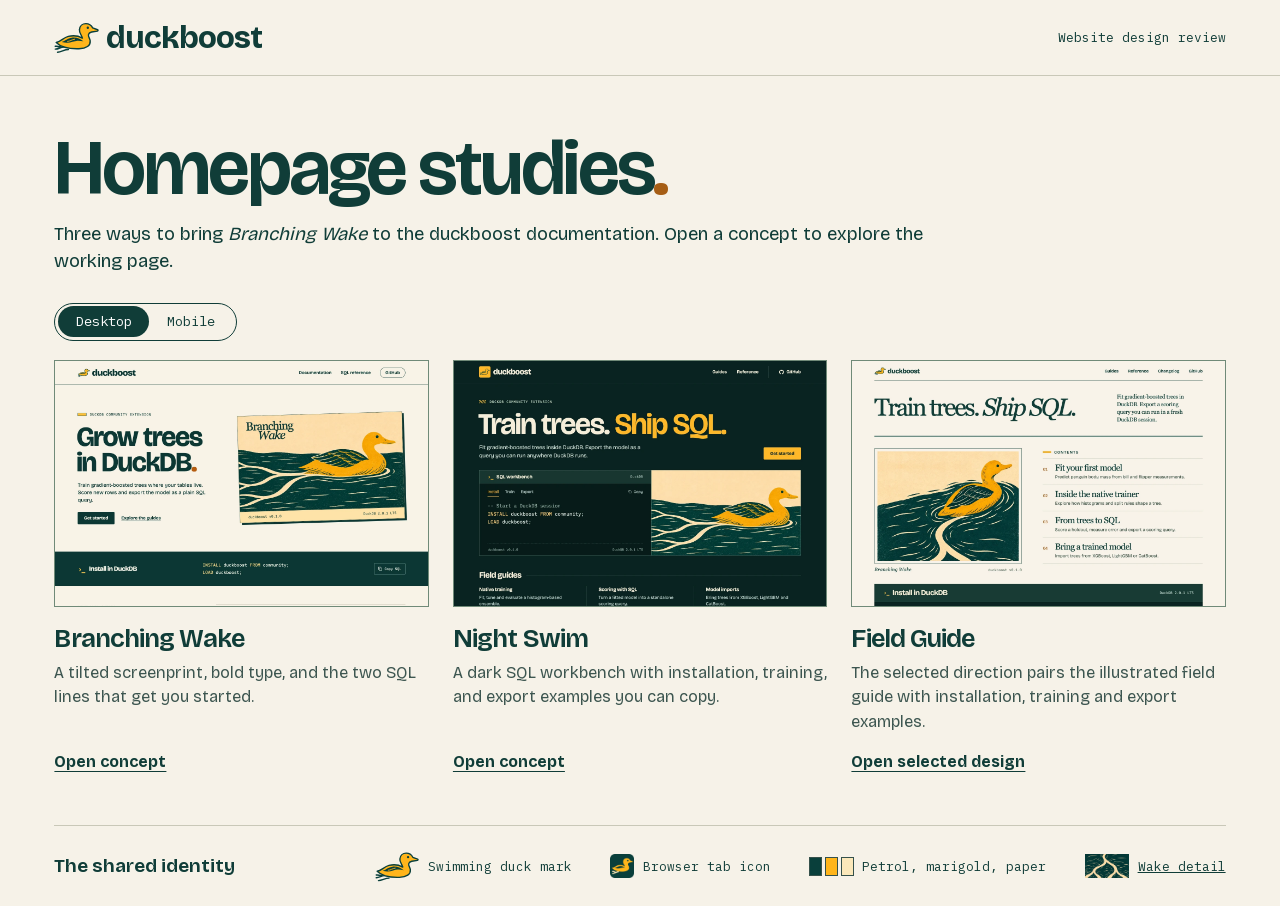
<file: design-previews/index.html>
<!doctype html>
<html lang="en">
<head>
  <meta charset="utf-8">
  <meta name="viewport" content="width=device-width, initial-scale=1">
  <meta name="theme-color" content="#f6f2e8">
  <title>duckboost · Homepage studies</title>
  <link rel="icon" href="assets/favicon.png" sizes="32x32">
  <link rel="icon" href="assets/favicon.svg" type="image/svg+xml">
  <link rel="apple-touch-icon" href="assets/apple-touch-icon.png">
  <link rel="stylesheet" href="assets/fonts.css">
  <link rel="stylesheet" href="review.css">
</head>
<body>
  <header class="review-head"><div class="wrap">
    <a class="wordmark" href="index.html"><img src="assets/duck-mark.svg" alt="" width="50" height="40">duckboost</a>
    <span>Website design review</span>
  </div></header>
  <main class="wrap">
    <div class="intro">
      <h1>Homepage studies<span>.</span></h1>
      <p>Three ways to bring <i>Branching Wake</i> to the duckboost documentation. Open a concept to explore the working page.</p>
    </div>
    <fieldset class="format">
      <legend class="sr-only">Preview size</legend>
      <label><input type="radio" name="size" value="desktop" checked><span>Desktop</span></label>
      <label><input type="radio" name="size" value="mobile"><span>Mobile</span></label>
    </fieldset>
    <section class="concepts" aria-label="Homepage concepts">
      <a class="concept" href="branching-wake/index.html">
        <div class="screen wake"><img class="desktop" src="previews/branching-wake-desktop.webp" width="1366" height="900" alt="Branching Wake homepage on desktop"><img class="mobile" src="previews/branching-wake-mobile.webp" width="390" height="844" alt="Branching Wake homepage on mobile"></div>
        <div class="explain"><h2>Branching Wake</h2><p>A tilted screenprint, bold type, and the two SQL lines that get you started.</p><span>Open concept</span></div>
      </a>
      <a class="concept" href="workbench/index.html">
        <div class="screen night"><img class="desktop" src="previews/workbench-desktop.webp" width="1366" height="900" alt="Night Swim homepage on desktop"><img class="mobile" src="previews/workbench-mobile.webp" width="390" height="844" alt="Night Swim homepage on mobile"></div>
        <div class="explain"><h2>Night Swim</h2><p>A dark SQL workbench with installation, training, and export examples you can copy.</p><span>Open concept</span></div>
      </a>
      <a class="concept" href="field-guide/index.html">
        <div class="screen field"><img class="desktop" src="previews/field-guide-desktop.webp" width="1366" height="900" alt="Field Guide homepage on desktop"><img class="mobile" src="previews/field-guide-mobile.webp" width="390" height="844" alt="Field Guide homepage on mobile"></div>
        <div class="explain"><h2>Field Guide</h2><p>The selected direction pairs the illustrated field guide with installation, training and export examples.</p><span>Open selected design</span></div>
      </a>
    </section>
    <section class="identity" aria-labelledby="identity">
      <h2 id="identity">The shared identity</h2>
      <div class="signature"><img src="assets/duck-mark.svg" alt="Swimming duck mark" width="44" height="35">Swimming duck mark</div>
      <div class="signature"><img src="assets/favicon.png" alt="" width="24" height="24">Browser tab icon</div>
      <div class="signature"><span class="chips" aria-hidden="true"><i></i><i></i><i></i></span>Petrol, marigold, paper</div>
      <a class="signature" href="assets/wake-detail.webp"><img class="wake-sample" src="assets/wake-detail.webp" alt="" width="44" height="24">Wake detail</a>
    </section>
  </main>
</body>
</html>
</file>
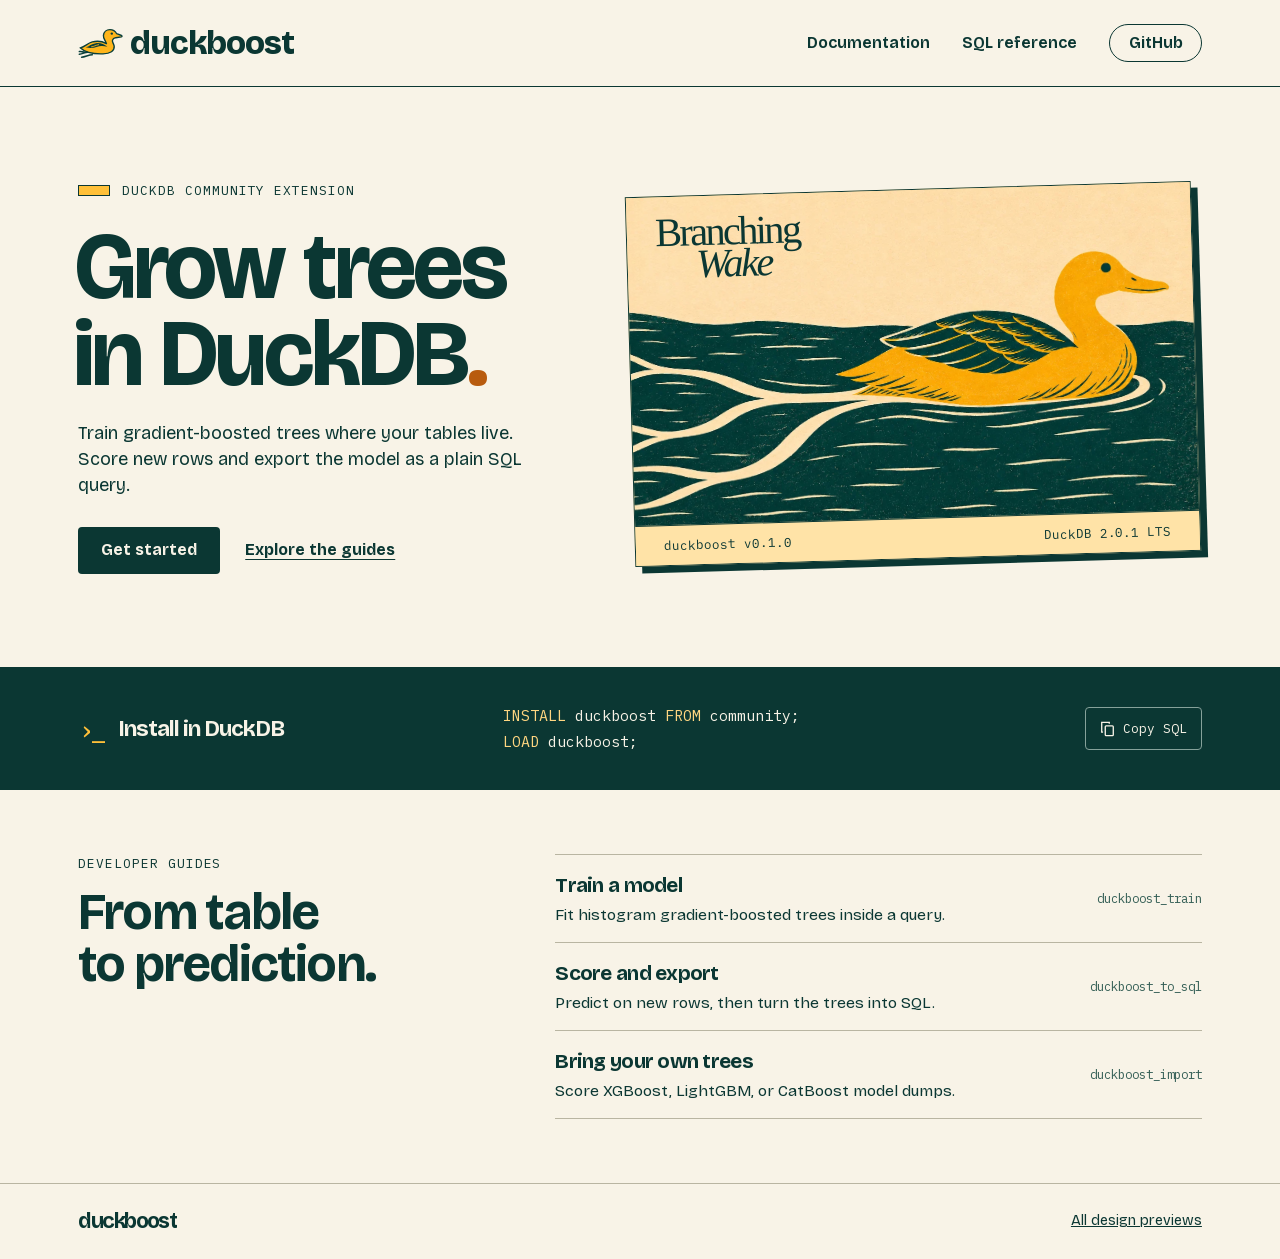
<file: design-previews/branching-wake/index.html>
<!doctype html>
<html lang="en">
<head>
  <meta charset="utf-8">
  <meta name="viewport" content="width=device-width, initial-scale=1">
  <title>duckboost · Gradient boosting in DuckDB</title>
  <meta name="description" content="Train gradient-boosted trees in DuckDB and export the model as plain SQL.">
  <link rel="icon" href="../assets/favicon.png" sizes="32x32">
  <link rel="icon" href="../assets/favicon.svg" type="image/svg+xml">
  <link rel="apple-touch-icon" href="../assets/apple-touch-icon.png">
  <link rel="stylesheet" href="../assets/fonts.css">
  <link rel="stylesheet" href="style.css">
  <script defer src="copy.js"></script>
</head>
<body>
  <a href="#main" class="skip">Skip to content</a>
  <header class="mast">
    <div class="measure nav-row">
      <a class="brand" href="./index.html" aria-label="duckboost home"><img src="../assets/duck-mark.svg" width="47" height="40" alt="">duckboost</a>
      <nav aria-label="Main navigation">
        <a href="https://javorraca.github.io/duckboost/getting-started.html"><span class="long">Documentation</span><span class="short">Docs</span></a>
        <a class="ref-nav" href="https://javorraca.github.io/duckboost/reference.html">SQL reference</a>
        <a class="source" href="https://github.com/JavOrraca/duckboost">GitHub</a>
      </nav>
    </div>
  </header>
  <main id="main">
    <section class="hero measure" aria-labelledby="hero-title">
      <div class="hero-copy">
        <div class="eyebrow"><span class="swatch" aria-hidden="true"></span>DuckDB community extension</div>
        <h1 id="hero-title">Grow trees<br>in DuckDB<span>.</span></h1>
        <p>Train gradient-boosted trees where your tables live. Score new rows and export the model as a plain SQL query.</p>
        <div class="actions">
          <a class="primary" href="https://javorraca.github.io/duckboost/getting-started.html">Get started</a>
          <a class="secondary" href="#guides">Explore the guides</a>
        </div>
      </div>
      <figure class="edition">
        <div class="image-wrap">
          <picture>
            <source media="(min-width: 861px) and (max-width: 1080px)" srcset="../assets/portrait-print.webp">
            <img src="../assets/duck-print.webp" alt="A marigold duck cuts through dark teal water, leaving a wake that forks like a decision tree." width="1536" height="797">
          </picture>
          <div class="print-lettering" aria-hidden="true">Branching<br><i>Wake</i></div>
        </div>
        <figcaption><span>duckboost v0.1.0</span><span>DuckDB 2.0.1 LTS</span></figcaption>
      </figure>
    </section>
    <section class="install" aria-labelledby="install-title">
      <div class="measure install-row">
        <div class="install-title"><span aria-hidden="true" class="prompt">›_</span><h2 id="install-title">Install in DuckDB</h2></div>
        <pre><code id="sql"><b>INSTALL</b> duckboost <b>FROM</b> community;
<b>LOAD</b> duckboost;</code></pre>
        <button id="copy" type="button"><svg width="15" height="16" viewBox="0 0 16 18" aria-hidden="true" fill="none" stroke="currentColor" stroke-width="1.5"><rect x="5.5" y="5.5" width="9" height="11" rx="1"></rect><path d="M10 3V1.5H1.5v11H3"></path></svg><span aria-live="polite">Copy SQL</span></button>
      </div>
    </section>
    <section class="guides measure" id="guides" aria-labelledby="guides-title">
      <div class="guide-intro"><p class="eyebrow">Developer guides</p><h2 id="guides-title">From table<br>to prediction.</h2></div>
      <div class="guide-list">
        <a href="https://javorraca.github.io/duckboost/vignettes/native-trainer.html"><span><strong>Train a model</strong><small>Fit histogram gradient-boosted trees inside a query.</small></span><code>duckboost_train</code></a>
        <a href="https://javorraca.github.io/duckboost/vignettes/train-predict-export.html"><span><strong>Score and export</strong><small>Predict on new rows, then turn the trees into SQL.</small></span><code>duckboost_to_sql</code></a>
        <a href="https://javorraca.github.io/duckboost/vignettes/import-dumps.html"><span><strong>Bring your own trees</strong><small>Score XGBoost, LightGBM, or CatBoost model dumps.</small></span><code>duckboost_import</code></a>
      </div>
    </section>
  </main>
  <footer><div class="measure"><b>duckboost</b><a href="../index.html">All design previews</a></div></footer>
</body>
</html>
</file>
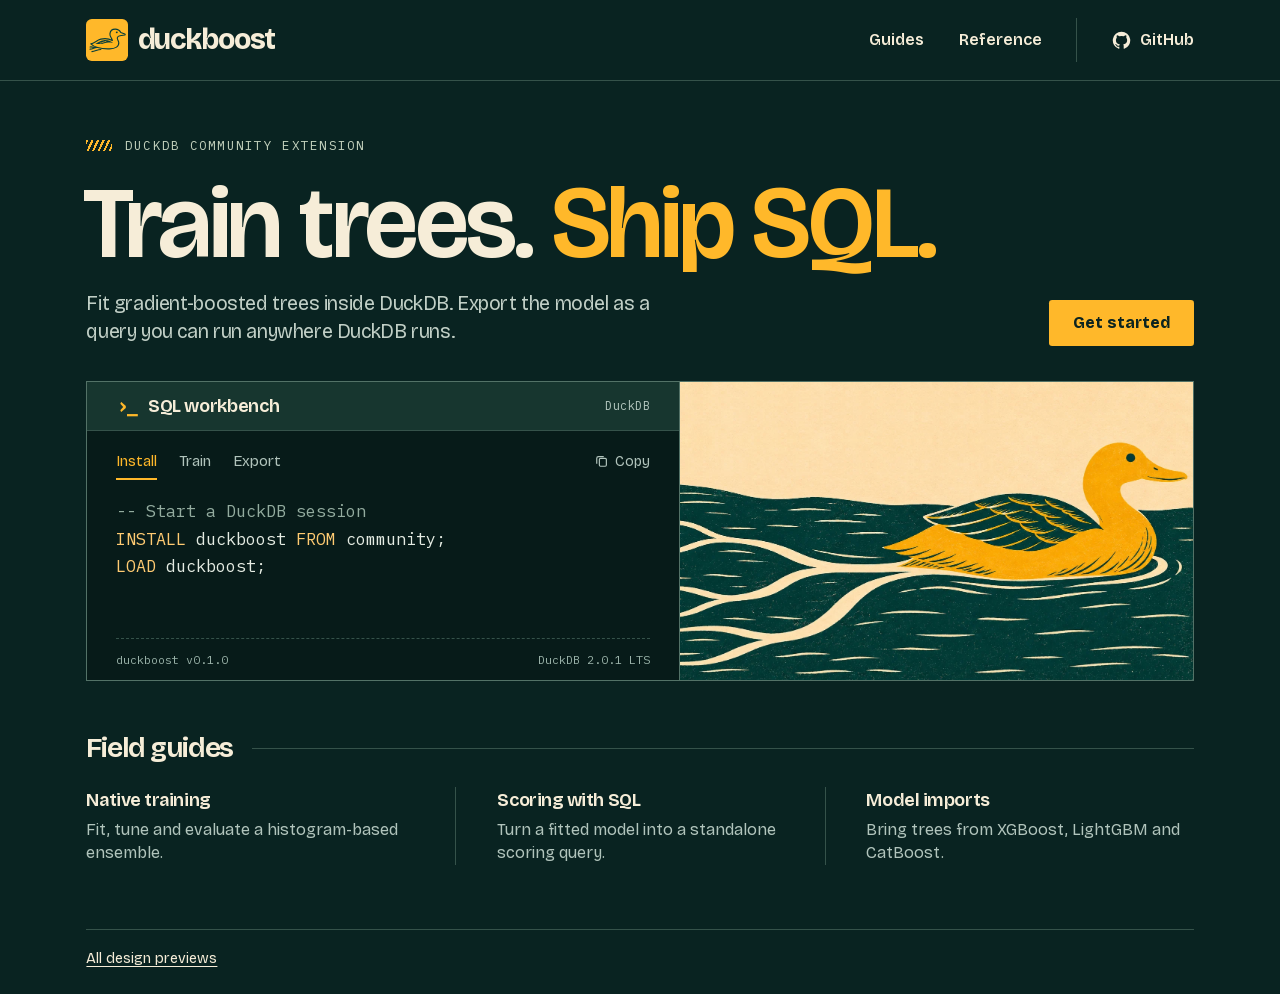
<file: design-previews/workbench/index.html>
<!doctype html>
<html lang="en">
<head>
  <meta charset="utf-8">
  <meta name="viewport" content="width=device-width, initial-scale=1">
  <meta name="theme-color" content="#092321">
  <meta name="description" content="Train gradient-boosted trees in DuckDB and export the model as ordinary SQL.">
  <title>duckboost · Night Swim</title>
  <link rel="icon" href="../assets/favicon.png" sizes="32x32">
  <link rel="icon" type="image/svg+xml" href="../assets/favicon.svg">
  <link rel="apple-touch-icon" href="../assets/apple-touch-icon.png">
  <link rel="stylesheet" href="../assets/fonts.css">
  <link rel="stylesheet" href="style.css">
  <script src="workbench.js" defer></script>
</head>
<body>
  <a class="skip" href="#content">Skip to content</a>
  <header class="masthead">
    <div class="container header-inner">
      <a href="./index.html" class="brand" aria-label="duckboost home">
        <span class="brand-mark"><img src="../assets/duck-mark.svg" width="40" height="40" alt=""></span>
        <span>duckboost</span>
      </a>
      <nav aria-label="Main navigation">
        <a href="#guides">Guides</a>
        <a href="https://javorraca.github.io/duckboost/reference.html">Reference</a>
        <a class="source-link" href="https://github.com/JavOrraca/duckboost">
          <svg width="19" height="19" viewBox="0 0 24 24" fill="currentColor" aria-hidden="true"><path d="M12 .9A11.1 11.1 0 0 0 8.5 22.5c.56.1.76-.24.76-.53v-2.08c-3.09.67-3.74-1.31-3.74-1.31-.51-1.29-1.24-1.63-1.24-1.63-1.01-.69.08-.68.08-.68 1.12.08 1.71 1.15 1.71 1.15.99 1.7 2.6 1.21 3.24.93.1-.72.39-1.21.71-1.49-2.47-.28-5.07-1.24-5.07-5.5 0-1.21.43-2.2 1.14-2.98-.11-.28-.49-1.41.11-2.94 0 0 .93-.3 3.05 1.14a10.56 10.56 0 0 1 5.56 0c2.12-1.44 3.05-1.14 3.05-1.14.6 1.53.22 2.66.11 2.94a4.28 4.28 0 0 1 1.14 2.98c0 4.27-2.6 5.21-5.08 5.49.4.35.75 1.02.75 2.06v3.06c0 .29.2.64.76.53A11.1 11.1 0 0 0 12 .9Z"/></svg>
          <span>GitHub</span>
        </a>
      </nav>
    </div>
  </header>
  <main id="content" class="container">
    <section class="intro" aria-labelledby="page-title">
      <div class="edition"><span class="signal" aria-hidden="true"></span>DuckDB community extension</div>
      <h1 id="page-title">Train trees. <em>Ship SQL.</em></h1>
      <div class="intro-foot">
        <p>Fit gradient-boosted trees inside DuckDB. Export the model as a query you can run anywhere DuckDB runs.</p>
        <a class="primary-link" href="https://javorraca.github.io/duckboost/getting-started.html">Get started</a>
      </div>
    </section>
    <section class="bench" aria-labelledby="bench-title">
      <div class="editor">
        <header class="editor-head">
          <h2 id="bench-title"><span class="terminal-glyph" aria-hidden="true">›_</span> SQL workbench</h2>
          <span class="file-type">DuckDB</span>
        </header>
        <div class="samples" aria-label="SQL examples">
          <div class="switcher" hidden>
            <div role="tablist" aria-label="Example">
              <button type="button" role="tab" aria-selected="true" id="tab-install" aria-controls="install">Install</button>
              <button type="button" role="tab" aria-selected="false" id="tab-train" aria-controls="train" tabindex="-1">Train</button>
              <button type="button" role="tab" aria-selected="false" id="tab-export" aria-controls="export" tabindex="-1">Export</button>
            </div>
            <button type="button" class="copy">
              <svg width="14" height="14" viewBox="0 0 16 16" fill="none" stroke="currentColor" stroke-width="1.35" aria-hidden="true"><rect x="5" y="5" width="8" height="9" rx="1.3"/><path d="M10 3H4a2 2 0 0 0-2 2v6"/></svg>
              <span aria-live="polite">Copy</span>
            </button>
          </div>
          <div id="install" class="sample">
            <h3>Install</h3>
            <pre><code><span class="comment">-- Start a DuckDB session</span>
<span class="keyword">INSTALL</span> duckboost <span class="keyword">FROM</span> community;
<span class="keyword">LOAD</span> duckboost;</code></pre>
          </div>
          <div id="train" class="sample">
            <h3>Train</h3>
            <pre><code><span class="keyword">CREATE TABLE</span> fit <span class="keyword">AS</span>
<span class="keyword">SELECT</span> <span class="fn">duckboost_train</span>(y, [x]) <span class="keyword">AS</span> model
<span class="keyword">FROM</span> (<span class="keyword">SELECT</span> i::DOUBLE <span class="keyword">AS</span> x,
             (i * i)::DOUBLE <span class="keyword">AS</span> y
      <span class="keyword">FROM</span> <span class="fn">range</span>(100) t(i)) data;</code></pre>
          </div>
          <div id="export" class="sample">
            <h3>Export</h3>
            <pre><code><span class="keyword">CREATE TABLE</span> scoring_rows <span class="keyword">AS</span>
<span class="keyword">SELECT</span> 4.0::DOUBLE <span class="keyword">AS</span> x;
<span class="keyword">SELECT</span> <span class="fn">duckboost_to_sql</span>(
  model, <span class="str">'scoring_rows'</span>, [<span class="str">'x'</span>])
<span class="keyword">FROM</span> fit;</code></pre>
          </div>
        </div>
        <div class="editor-foot"><span>duckboost v0.1.0</span><span>DuckDB 2.0.1 LTS</span></div>
      </div>
      <div class="print">
        <img src="../assets/duck-print.webp" alt="A marigold duck leaves a branching wake across dark teal water.">
      </div>
    </section>
    <section class="guides" id="guides" aria-labelledby="guides-title">
      <div class="guides-head"><h2 id="guides-title">Field guides</h2><span></span></div>
      <div class="guide-grid">
        <a href="https://javorraca.github.io/duckboost/vignettes/native-trainer.html">
          <span class="guide-title">Native training</span>
          <span class="guide-text">Fit, tune and evaluate a histogram-based ensemble.</span>
        </a>
        <a href="https://javorraca.github.io/duckboost/vignettes/train-predict-export.html">
          <span class="guide-title">Scoring with SQL</span>
          <span class="guide-text">Turn a fitted model into a standalone scoring query.</span>
        </a>
        <a href="https://javorraca.github.io/duckboost/vignettes/import-dumps.html">
          <span class="guide-title">Model imports</span>
          <span class="guide-text">Bring trees from XGBoost, LightGBM and CatBoost.</span>
        </a>
      </div>
    </section>
  </main>
  <footer class="container"><a href="../index.html">All design previews</a></footer>
</body>
</html>
</file>
<file: design-previews/assets/fonts.css>
@font-face {
  font-family: "Bricolage Grotesque";
  src: url("bricolage-grotesque-latin.woff2") format("woff2");
  font-style: normal;
  font-weight: 400 800;
  font-display: swap;
}
@font-face {
  font-family: "IBM Plex Mono";
  src: url("ibm-plex-mono-latin.woff2") format("woff2");
  font-style: normal;
  font-weight: 400;
  font-display: swap;
}
</file>
<file: design-previews/review.css>
:root { --ink: #103d38; --paper: #f6f2e8; --line: #c9c8b8; --mono: "IBM Plex Mono", ui-monospace, monospace; }
* { box-sizing: border-box; }
body { margin: 0; color: var(--ink); background: var(--paper); font: 1rem/1.5 "Bricolage Grotesque", sans-serif; }
a { color: inherit; }
.wrap { width: min(91.5%, 96rem); margin: auto; }
.review-head { border-bottom: 1px solid var(--line); }
.review-head .wrap { display: flex; align-items: center; justify-content: space-between; gap: .8rem; min-height: 4.7rem; }
.wordmark { display: inline-flex; gap: .45rem; align-items: center; font-size: 1.95rem; font-weight: 750; letter-spacing: -.035em; line-height: 1; text-decoration: none; }
.wordmark img { width: 2.8rem; height: auto; }
.review-head .wrap > span { font: .8rem var(--mono); }
.intro { margin: clamp(2rem, 4vw, 4rem) 0 1.65rem; }
.intro h1 { margin: 0; font-size: clamp(3.2rem, 6.1vw, 6.3rem); font-weight: 650; letter-spacing: -.04em; line-height: 1.06; }
.intro h1 span { color: #a65e15; }
.intro p { margin: .65rem 0 0; font-size: 1.16rem; max-width: 49em; }
.format { display: inline-flex; margin: 0 0 1.2rem; border: 1px solid var(--ink); border-radius: 3rem; padding: .18rem; }
.format label { position: relative; display: block; cursor: pointer; }
.format input, .sr-only { position: absolute; width: 1px; height: 1px; overflow: hidden; clip-path: inset(50%); white-space: nowrap; }
.format span { display: block; padding: .4rem 1.1rem; font: .84rem/1.3 var(--mono); border-radius: 3rem; }
.format input:checked + span { background: var(--ink); color: white; }
.format input:focus-visible + span, a:focus-visible { outline: 3px solid #bc5b1b; outline-offset: 3px; }
.concepts { display: grid; grid-template-columns: repeat(3, minmax(0, 1fr)); gap: clamp(1rem, 1.9vw, 2.2rem); }
.concept { display: flex; flex-direction: column; text-decoration: none; }
.screen { border: 1px solid #708a78; overflow: hidden; display: flex; justify-content: center; align-items: center; }
.screen img { width: 100%; height: auto; display: block; }
.screen .mobile { display: none; width: auto; max-width: 100%; height: min(30rem, 42vw); border-inline: 1px solid #728b83; }
body:has(input[value=mobile]:checked) .screen .desktop { display: none; }
body:has(input[value=mobile]:checked) .screen .mobile { display: block; }
.wake { background: #dad1b2; }
.night { background: #45615a; }
.field { background: #dddccb; }
.explain { flex: 1; display: flex; flex-direction: column; align-items: flex-start; }
.explain h2 { margin: 1.1rem 0 .15rem; font-size: clamp(1.6rem, 2vw, 2.5rem); letter-spacing: -.035em; line-height: 1.1; font-weight: 650; }
.explain p { margin: .35rem 0 1rem; max-width: 29em; color: #3d5650; font-size: 1.02rem; }
.explain span { margin-top: auto; text-decoration: underline; text-underline-offset: .22rem; font-weight: 700; }
.concept:hover .explain span { text-decoration-thickness: 2px; }
.concept:hover .screen { outline: 2px solid var(--ink); outline-offset: -2px; }
.identity { display: flex; flex-wrap: wrap; gap: 1rem clamp(1rem, 3vw, 4rem); align-items: center; padding-block: 1.4rem; margin-top: clamp(2rem, 4vw, 4rem); border-top: 1px solid var(--line); }
.identity h2 { margin: 0 auto 0 0; font-size: 1.2rem; font-weight: 650; }
.signature { display: inline-flex; align-items: center; gap: .55rem; font: .79rem/1.5 var(--mono); }
.chips { display: flex; gap: 3px; }
.chips i { display: block; width: .8rem; height: 1.2rem; border: 1px solid #35514b; background: #093f3b; }
.chips i:nth-child(2) { background: #ffb51b; }
.chips i:nth-child(3) { background: #fbe8ba; }
@media (max-width: 820px) {
  .concepts { grid-template-columns: 1fr; gap: 2.3rem; }
  .concept { flex-direction: row; gap: 1.4rem; align-items: center; }
  .screen { width: 52%; flex-shrink: 0; }
  .screen .mobile { height: min(52vw, 24rem); }
  .explain h2 { margin-top: 0; }
}
@media (max-width: 580px) {
  .review-head .wrap > span { font-size: .71rem; }
  .concept { flex-direction: column; gap: 1rem; align-items: stretch; }
  .screen { width: 100%; }
  .screen .mobile { height: min(98vw, 28rem); }
  .intro p { font-size: 1.05rem; }
  .identity { display: grid; }
  .wordmark { font-size: 1.6rem; }
  .wordmark img { width: 2.1rem; }
}
.wake-sample { object-fit: cover; }
</file>
<file: design-previews/branching-wake/style.css>
:root {
  color-scheme: light;
  --ink: #0b3733;
  --paper: #f8f3e7;
  --accent: #ffc039;
  --rule: #b9b5a2;
  --mono: "IBM Plex Mono", ui-monospace, monospace;
}
* { box-sizing: border-box; }
html { scroll-behavior: smooth; }
body { margin: 0; background: var(--paper); color: var(--ink); font: 400 1rem/1.55 "Bricolage Grotesque", Arial, sans-serif; }
a { color: inherit; }
button { font: inherit; }
a:focus-visible, button:focus-visible { outline: 3px solid #bd5521; outline-offset: 5px; }
.measure { width: min(87.8%, 88rem); margin-inline: auto; }
.skip { position: absolute; top: -100px; left: 1rem; z-index: 4; padding: .5rem 1rem; background: white; }
.skip:focus { top: 1rem; }
.mast { border-bottom: 1px solid var(--ink); }
.nav-row, nav, .brand { display: flex; align-items: center; }
.nav-row { justify-content: space-between; min-height: 5.4rem; gap: 1rem; }
.brand { gap: .45rem; font-size: 2.05rem; font-weight: 800; letter-spacing: -.035em; line-height: 1; text-decoration: none; }
.brand img { width: 2.8rem; height: auto; }
nav { gap: clamp(1.1rem, 2.5vw, 3.2rem); font-size: 1rem; font-weight: 650; }
nav a { text-decoration: none; }
nav .short { display: none; }
nav a:hover, footer a:hover, .secondary:hover { text-decoration: underline; text-underline-offset: 4px; }
nav .source { border: 1px solid var(--ink); border-radius: 5rem; padding: .35rem 1.15rem; }
.hero { display: grid; grid-template-columns: 1fr 1.18fr; gap: clamp(2rem, 5.2vw, 6rem); align-items: center; padding-block: clamp(4.3rem, 7.3vw, 8rem); }
.eyebrow { margin: 0; font: 400 .8rem/1.5 var(--mono); letter-spacing: .075em; text-transform: uppercase; }
.hero .eyebrow { display: flex; align-items: center; gap: .75rem; }
.swatch { display: inline-block; width: 2rem; height: .7rem; border: 1px solid var(--ink); background: var(--accent); }
h1, h2, p, figure { margin: 0; }
h1 { font-size: clamp(4.2rem, 7.4vw, 7.8rem); line-height: .92; font-weight: 705; letter-spacing: -.034em; word-spacing: .025em; font-optical-sizing: auto; margin: .25em 0 .24em -.045em; }
h1 span { color: #b85b0e; }
.hero-copy > p { font-size: clamp(1.12rem, 1.4vw, 1.4rem); line-height: 1.45; max-width: 26em; }
.actions { display: flex; align-items: center; flex-wrap: wrap; gap: 1.55rem; margin-top: 1.8rem; }
.primary, .secondary { font-weight: 700; }
.primary { display: inline-block; text-decoration: none; background: var(--ink); color: var(--paper); border-radius: 4px; padding: .68rem 1.45rem; }
.primary:hover { background: #1e514b; }
.secondary { text-decoration-thickness: 1px; text-underline-offset: .28rem; }
.edition { border: 1px solid var(--ink); background: #f4daa5; box-shadow: .42rem .42rem 0 var(--ink); transform: rotate(-1.65deg); margin: 0 .4rem .4rem 0; }
.image-wrap { position: relative; }
.image-wrap picture, .image-wrap img { display: block; width: 100%; }
.image-wrap img { height: auto; aspect-ratio: 1.72; object-fit: cover; object-position: right bottom; }
.print-lettering { position: absolute; top: 6%; left: 5%; color: var(--ink); font-family: Georgia, "Times New Roman", serif; font-size: clamp(1.8rem, 3.15vw, 3.4rem); line-height: .8; letter-spacing: -.065em; }
.print-lettering i { padding-left: 1em; font-weight: normal; }
.edition figcaption { display: flex; justify-content: space-between; gap: .5rem; padding: .7rem 5%; border-top: 1px solid var(--ink); background: #ffe3a7; font: .79rem/1.35 var(--mono); }
.install { background: var(--ink); color: var(--paper); }
.install-row { display: grid; grid-template-columns: 1fr 1.4fr auto; gap: 2rem; align-items: center; padding-block: 2.25rem; }
.install-title { display: flex; align-items: center; gap: 1rem; }
.prompt { color: var(--accent); font: 1.7rem/.7 var(--mono); letter-spacing: -.14em; }
.install h2 { font-size: clamp(1.2rem, 1.75vw, 1.7rem); letter-spacing: -.045em; }
.install pre { margin: 0; font: clamp(.93rem, 1.17vw, 1.15rem)/1.7 var(--mono); }
.install code, .guide-list code { font-family: var(--mono); }
.install b { color: #ffd681; font-weight: 400; }
.install button { display: flex; gap: .55rem; align-items: center; justify-content: center; border: 1px solid #86a19a; background: transparent; color: var(--paper); padding: .5rem .85rem; font: .8rem var(--mono); border-radius: 4px; cursor: pointer; min-height: 2.7rem; }
.install button:hover { background: #164942; }
.guides { padding-block: clamp(3rem, 5vw, 6rem); display: grid; grid-template-columns: .78fr 1.22fr; gap: 4rem; }
.guide-intro h2 { margin-top: .27em; font-size: clamp(2.7rem, 4vw, 4.6rem); line-height: 1.01; letter-spacing: -.035em; }
.guide-list { border-bottom: 1px solid var(--rule); }
.guide-list a { border-top: 1px solid var(--rule); padding: .95rem 0; display: flex; justify-content: space-between; align-items: center; gap: 1rem; text-decoration: none; }
.guide-list a:hover strong { text-decoration: underline; text-underline-offset: 4px; }
.guide-list strong { display: block; font-size: 1.3rem; letter-spacing: -.035em; }
.guide-list small { display: block; font-size: .98rem; }
.guide-list code { color: #366057; font-size: .78rem; }
footer { border-top: 1px solid var(--rule); }
footer > div { display: flex; justify-content: space-between; align-items: center; padding-block: 1.3rem; }
footer b { font-size: 1.35rem; letter-spacing: -.07em; }
footer a { font-size: .9rem; }
@media (min-width: 861px) and (max-width: 1080px) {
  .hero { grid-template-columns: 1fr .95fr; }
  .image-wrap img { aspect-ratio: 1.2; object-position: 50% 8%; }
  .print-lettering { top: 5%; font-size: 2.4rem; }
}
@media (max-width: 1000px) {
  .guide-list code { display: none; }
}
@media (max-width: 860px) {
  .measure { width: min(89%, 40rem); }
  .nav-row { min-height: 4.4rem; }
  .brand { font-size: 1.7rem; }
  .brand img { width: 2.35rem; }
  .ref-nav { display: none; }
  .hero { grid-template-columns: 1fr; gap: 2.6rem; padding-block: 3rem; }
  h1 { font-size: clamp(4.5rem, 12vw, 6.5rem); }
  .hero-copy > p { max-width: 28em; }
  .print-lettering { font-size: clamp(1.8rem, 5.8vw, 3.6rem); }
  .install-row { grid-template-columns: 1fr auto; gap: 1rem; padding-block: 1.55rem; }
  .install pre { grid-column: 1 / -1; grid-row: 2; }
  .install button { grid-column: 2; grid-row: 1; }
  .guides { grid-template-columns: 1fr; gap: 1.6rem; }
  .guide-intro h2 br { display: none; }
}
@media (max-width: 490px) {
  nav .short { display: inline; }
  nav .long { display: none; }
  nav { gap: .85rem; font-size: .88rem; }
  nav .source { border: 0; border-radius: 0; padding: 0; }
  .hero { gap: 2.15rem; padding-block: 2.45rem; }
  h1 { font-size: clamp(3.9rem, 16.5vw, 5.1rem); }
  .eyebrow { font-size: .74rem; }
  .hero-copy > p { font-size: 1.08rem; }
  .actions { margin-top: 1.3rem; gap: 1.15rem; }
  .edition figcaption { font-size: .67rem; }
  .guide-intro h2 { font-size: 2.7rem; }
}
@media (prefers-reduced-motion: reduce) {
  html { scroll-behavior: auto; }
}
</file>
<file: design-previews/workbench/style.css>
:root {
  color-scheme: dark;
  --night: #092321;
  --deep: #071b19;
  --cream: #f6edd8;
  --muted: #b1c4bc;
  --faded: #9ab3a9;
  --amber: #ffb82a;
  --rule: #35524a;
  --sans: 'Bricolage Grotesque', 'Helvetica Neue', sans-serif;
  --mono: 'IBM Plex Mono', ui-monospace, SFMono-Regular, Consolas, monospace;
}

* { box-sizing: border-box; }
body {
  margin: 0;
  min-height: 100vh;
  background: var(--night);
  color: var(--cream);
  font: 1rem/1.5 var(--sans);
}
[hidden] { display: none !important; }
a { color: inherit; text-decoration: none; }
button { font: inherit; cursor: pointer; }
:focus-visible { outline: 2px solid var(--amber); outline-offset: 4px; }
::selection { background: #ffcb63; color: var(--deep); }
.container { width: min(86.5%, 77rem); margin-inline: auto; }
.skip { position: absolute; inset-block-start: -100px; inset-inline-start: 1rem; z-index: 5; padding: .65rem 1rem; background: var(--cream); color: var(--deep); }
.skip:focus { inset-block-start: .5rem; }
.masthead { border-bottom: 1px solid var(--rule); }
.header-inner { min-height: 5rem; display: flex; align-items: center; justify-content: space-between; gap: 1.25rem; }
.brand { display: inline-flex; align-items: center; gap: .6rem; font-size: 1.8rem; line-height: 1; letter-spacing: -.04em; font-weight: 750; }
.brand-mark { display: flex; align-items: center; justify-content: center; width: 2.6rem; height: 2.6rem; background: var(--amber); border-radius: .36rem; }
.brand-mark img { display: block; width: 88%; height: 88%; }
nav { display: flex; align-items: center; gap: clamp(1rem, 2.7vw, 2.5rem); font-weight: 600; }
nav a { padding-block: .6rem; }
nav a:hover { color: var(--amber); }
.source-link { display: inline-flex; align-items: center; gap: .55rem; padding-inline-start: clamp(1rem, 2.7vw, 2.5rem); border-left: 1px solid var(--rule); }

.intro { padding-block: clamp(2.5rem, 4.4vw, 4.3rem) clamp(1.8rem, 2.8vw, 2.75rem); }
.edition, .file-type, .editor-foot { font-family: var(--mono); }
.edition { display: flex; align-items: center; gap: .8rem; color: #c3d1bd; font-size: .79rem; letter-spacing: .1em; line-height: 1.3; text-transform: uppercase; }
.signal { width: 1.6rem; height: .7rem; background: repeating-linear-gradient(115deg, var(--amber) 0 2px, transparent 2px 5px); }
h1 { margin: .19em 0 .14em -.035em; font-weight: 620; font-size: clamp(3.8rem, 8vw, 7.6rem); line-height: 1; letter-spacing: -.033em; word-spacing: .014em; }
h1 em { color: var(--amber); font-style: normal; white-space: nowrap; }
.intro-foot { display: flex; align-items: end; justify-content: space-between; gap: 2rem; }
.intro-foot p { margin: 0; max-width: 38.5rem; color: #c1cfc6; font-size: clamp(1.14rem, 1.53vw, 1.42rem); line-height: 1.42; letter-spacing: -.02em; }
.primary-link { flex-shrink: 0; padding: .7rem 1.5rem; border-radius: .2rem; background: var(--amber); color: #0c2420; font-weight: 750; line-height: 1.45; }
.primary-link:hover { background: #ffc957; }

.bench {
  display: grid;
  grid-template-columns: minmax(0, 1.15fr) minmax(0, 1fr);
  min-height: clamp(18.75rem, 23vw, 21.5rem);
  border: 1px solid #537267;
  background: var(--deep);
}
.editor { display: flex; min-width: 0; flex-direction: column; }
.editor-head { display: flex; justify-content: space-between; align-items: center; padding: .72rem clamp(1rem, 2.2vw, 2rem); background: #17362f; border-bottom: 1px solid var(--rule); }
.editor-head h2 { display: flex; align-items: center; gap: .72rem; margin: 0; color: var(--cream); font-size: 1.13rem; font-weight: 650; line-height: 1.35; letter-spacing: -.02em; }
.terminal-glyph { color: var(--amber); font: 600 1.25rem/1 var(--mono); letter-spacing: -.08em; }
.file-type { color: var(--muted); font-size: .76rem; letter-spacing: .04em; }
.samples { flex: 1 0 auto; padding: .6rem clamp(1rem, 2.2vw, 2rem) .35rem; }
.switcher { display: flex; justify-content: space-between; align-items: center; gap: .65rem; }
.switcher [role="tablist"] { display: flex; align-items: center; gap: .3rem; }
.switcher button { border: 0; background: none; color: var(--muted); }
.switcher [role="tab"] { position: relative; min-height: 2.6rem; padding: .3rem .55rem; font-size: .94rem; }
.switcher [role="tab"]:first-child { margin-left: -.55rem; }
.switcher [role="tab"][aria-selected="true"] { color: var(--amber); }
.switcher [role="tab"][aria-selected="true"]::after { content: ''; position: absolute; inset: auto .55rem .14rem; border-bottom: 2px solid var(--amber); }
.switcher [role="tab"]:hover, .switcher .copy:hover { color: var(--cream); }
.copy { display: inline-flex; align-items: center; gap: .4rem; min-height: 2.6rem; padding: .25rem 0 .25rem .5rem; font-size: .88rem; }
.sample { margin-top: 1rem; }
.sample h3 { margin: 0; font-size: 1rem; }
.sample[role="tabpanel"] h3 { display: none; }
.sample pre { margin: 0; overflow-x: auto; font: 400 clamp(.88rem, 1.31vw, 1.15rem)/1.65 var(--mono); color: #e5ece3; }
.sample code { font: inherit; }
.comment { color: #93ac9f; }
.keyword { color: #ffcb72; }
.fn { color: #b6dabb; }
.str { color: #efce95; }
.editor-foot { display: flex; flex-wrap: wrap; gap: .3rem; justify-content: space-between; margin: 1.35rem clamp(1rem, 2.2vw, 2rem) 0; padding-block: .75rem; border-top: 1px dashed var(--rule); color: var(--faded); font-size: .73rem; }
.print { position: relative; min-height: 100%; overflow: hidden; background: #d2aa56; border-left: 1px solid #537267; }
.print img { position: absolute; inset: 0; display: block; height: 100%; width: 100%; object-fit: cover; object-position: 74% 50%; }
.guides { margin-block: clamp(2.2rem, 3.9vw, 3.5rem) 4rem; }
.guides-head { display: flex; align-items: center; gap: 1.15rem; }
.guides h2 { margin: 0; font-size: clamp(1.6rem, 2.2vw, 2.1rem); line-height: 1.25; font-weight: 650; letter-spacing: -.045em; }
.guides-head > span { height: 1px; background: var(--rule); flex: 1; }
.guide-grid { display: grid; grid-template-columns: repeat(3, minmax(0, 1fr)); margin-top: 1.3rem; }
.guide-grid a { display: flex; flex-direction: column; align-items: start; padding: 0 min(3.2vw, 2.8rem); border-left: 1px solid var(--rule); }
.guide-grid a:first-child { padding-left: 0; border: 0; }
.guide-grid a:last-child { padding-right: 0; }
.guide-title { color: var(--cream); font-size: 1.13rem; font-weight: 650; letter-spacing: -.025em; }
.guide-grid a:hover .guide-title { color: var(--amber); text-decoration: underline; text-underline-offset: .2em; }
.guide-text { margin-top: .24rem; color: var(--muted); font-size: 1rem; line-height: 1.45; }

@media (max-width: 52rem) {
  .container { width: 90%; }
  .header-inner { min-height: 4.1rem; }
  .bench { grid-template-columns: minmax(0, 1.3fr) minmax(0, .85fr); }
  .intro-foot p { max-width: 30rem; }
}

@media (max-width: 40rem) {
  .brand { gap: .38rem; font-size: 1.5rem; }
  .brand-mark { width: 2rem; height: 2rem; border-radius: .25rem; }
  nav { gap: .8rem; font-size: .9rem; }
  .source-link { padding-inline-start: .8rem; }
  .source-link span { position: absolute; width: 1px; height: 1px; overflow: hidden; clip-path: inset(50%); }
  .intro { padding-block: 2rem 1.55rem; }
  .edition { font-size: .75rem; }
  h1 { margin-block: .25em .18em; font-size: clamp(3.55rem, 11.7vw, 4.7rem); line-height: .98; }
  .intro-foot { display: block; }
  .intro-foot p { max-width: 30rem; font-size: 1.1rem; line-height: 1.42; }
  .primary-link { display: inline-block; margin-top: 1rem; padding: .6rem 1.1rem; }
  .bench { grid-template-columns: 1fr; grid-template-rows: auto auto; }
  .print { grid-row: 1; min-height: auto; height: clamp(8.8rem, 38vw, 14rem); border-left: 0; border-bottom: 1px solid var(--rule); }
  .print img { object-position: 63% 52%; }
  .sample { margin-top: .7rem; }
  .sample pre { font-size: .89rem; }
  .editor-foot { margin-top: 1rem; }
  .guide-grid { grid-template-columns: 1fr; margin-top: .65rem; }
  .guide-grid a, .guide-grid a:first-child { border: 0; border-bottom: 1px solid var(--rule); padding: .85rem 0; }
}

@media (max-width: 23.75rem) {
  nav a[href="#guides"] { display: none; }
}

@media (max-width: 22rem) {
  .container { width: 92%; }
  .header-inner { gap: .4rem; }
  nav { gap: .6rem; }
  .source-link { padding-inline-start: .6rem; }
  .sample pre { font-size: .81rem; }
}

footer { padding-block: 1rem 1.5rem; border-top: 1px solid var(--rule); }
footer a { font-size: .9rem; text-decoration: underline; text-underline-offset: .2rem; }
</file>
